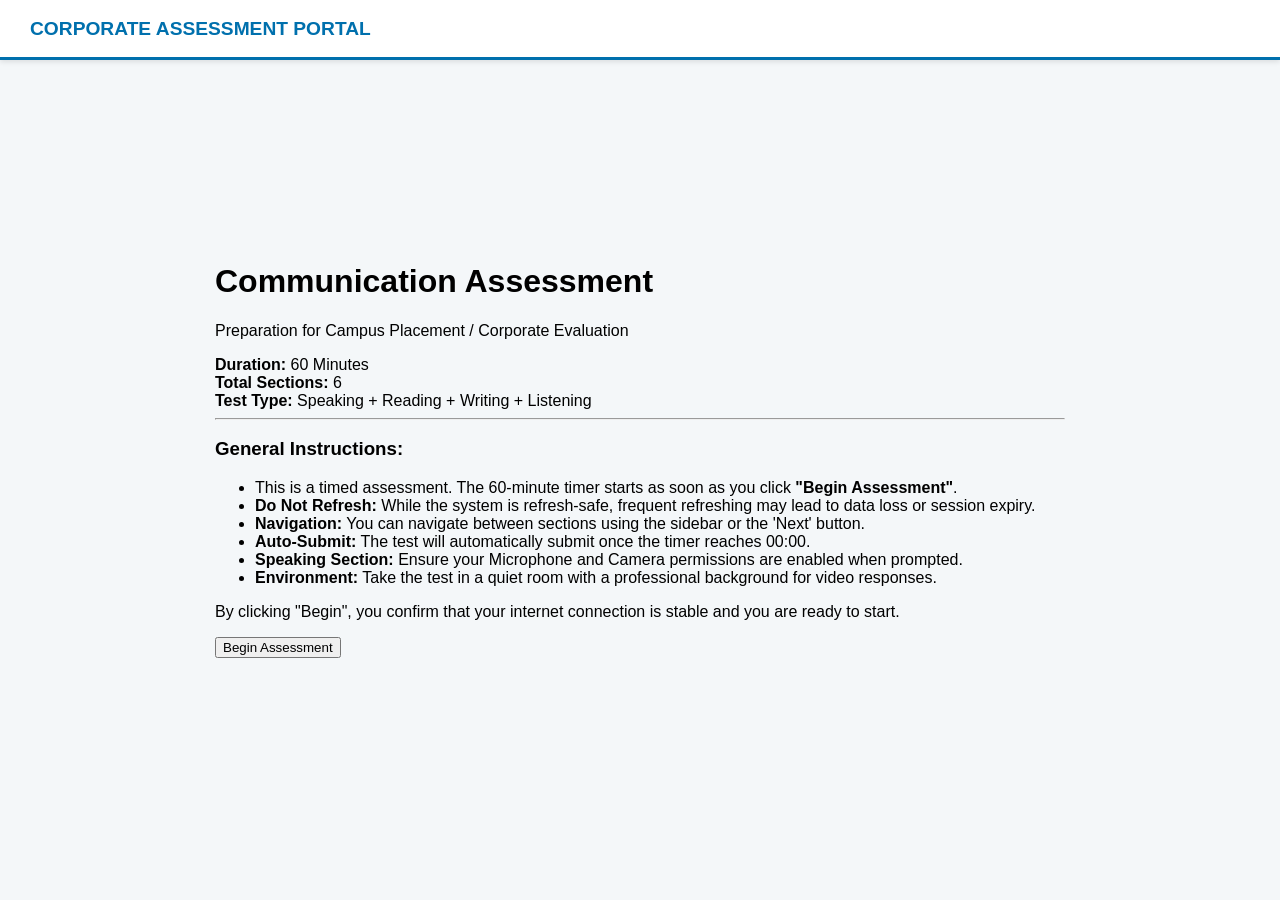
<file: index.html>
<!DOCTYPE html>
<html lang="en">
<head>
    <meta charset="UTF-8">
    <meta name="viewport" content="width=device-width, initial-scale=1.0">
    <title>Assessment Login | Communication Test</title>
    <link rel="stylesheet" href="css/style.css">
</head>
<body class="bg-light">

    <!-- Header -->
    <header class="main-header">
        <div class="container-fluid">
            <span class="brand">CORPORATE ASSESSMENT PORTAL</span>
        </div>
    </header>

    <main class="container">
        <div class="instruction-card">
            <div class="card-header">
                <h1>Communication Assessment</h1>
                <p class="subtitle">Preparation for Campus Placement / Corporate Evaluation</p>
            </div>

            <div class="card-body">
                <section class="test-details">
                    <div class="detail-item"><strong>Duration:</strong> 60 Minutes</div>
                    <div class="detail-item"><strong>Total Sections:</strong> 6</div>
                    <div class="detail-item"><strong>Test Type:</strong> Speaking + Reading + Writing + Listening</div>
                </section>

                <hr>

                <h3>General Instructions:</h3>
                <ul class="instruction-list">
                    <li>This is a timed assessment. The 60-minute timer starts as soon as you click <strong>"Begin Assessment"</strong>.</li>
                    <li><strong>Do Not Refresh:</strong> While the system is refresh-safe, frequent refreshing may lead to data loss or session expiry.</li>
                    <li><strong>Navigation:</strong> You can navigate between sections using the sidebar or the 'Next' button.</li>
                    <li><strong>Auto-Submit:</strong> The test will automatically submit once the timer reaches 00:00.</li>
                    <li><strong>Speaking Section:</strong> Ensure your Microphone and Camera permissions are enabled when prompted.</li>
                    <li><strong>Environment:</strong> Take the test in a quiet room with a professional background for video responses.</li>
                </ul>

                <div class="system-check">
                    <p>By clicking "Begin", you confirm that your internet connection is stable and you are ready to start.</p>
                </div>
            </div>

            <div class="card-footer">
                <button id="start-btn" class="btn-primary-lg" onclick="startAssessment()">Begin Assessment</button>
            </div>
        </div>
    </main>

    <script>
        function startAssessment() {
            // Clear any previous test sessions
            localStorage.clear();
            // Redirect to the test environment
            window.location.href = 'test.html';
        }
    </script>
</body>
</html>
</file>
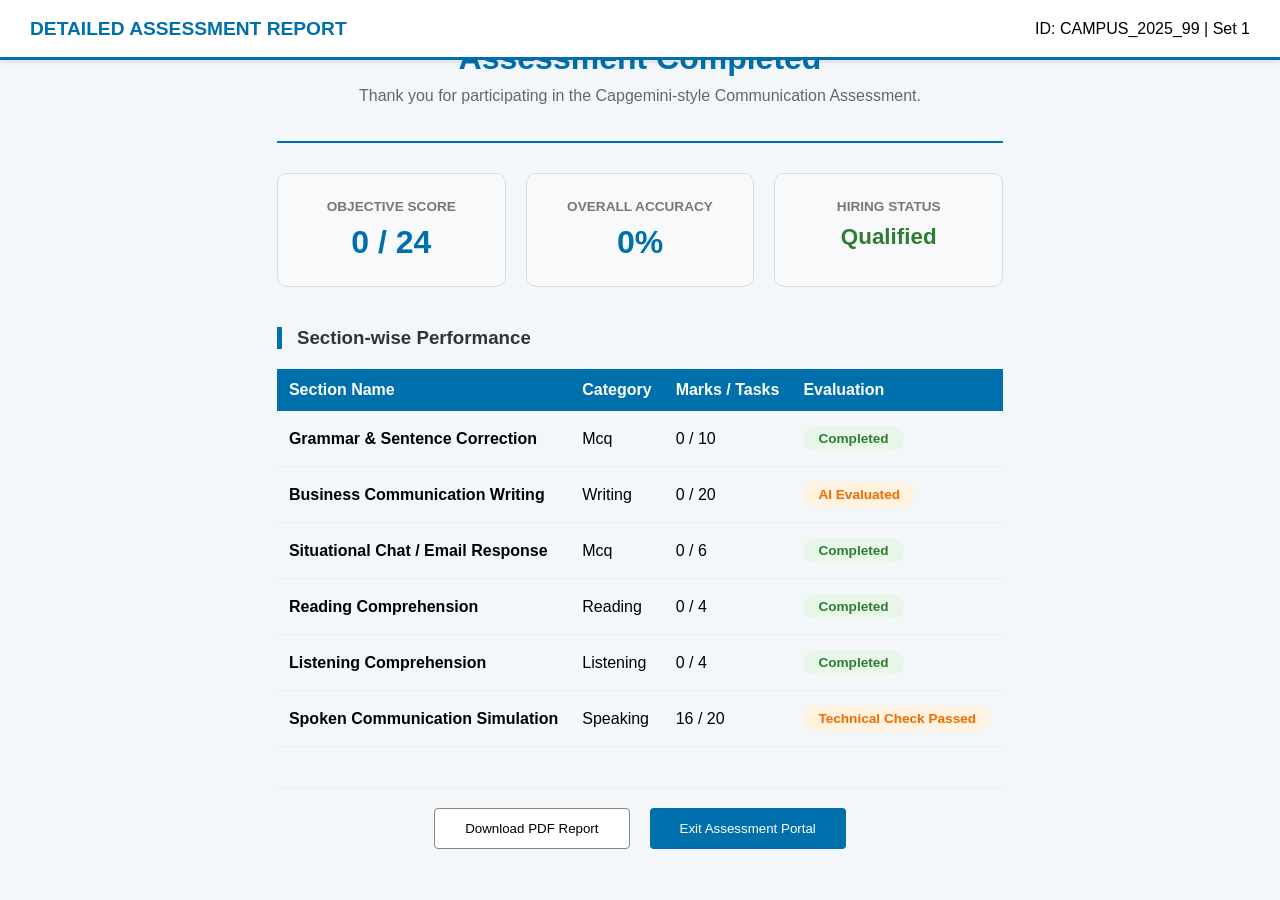
<file: result.html>
<!DOCTYPE html>
<html lang="en">
<head>
    <meta charset="UTF-8">
    <meta name="viewport" content="width=device-width, initial-scale=1.0">
    <title>Assessment Report | Communication Test Portal</title>
    <!-- Linking to the updated style.css for professional corporate UI -->
    <link rel="stylesheet" href="css/style.css">
    <style>
        /* Specific Result Page tweaks to ensure the card looks centered */
        .result-wrapper {
            max-width: 1000px;
            margin: 40px auto;
            padding: 0 20px;
        }
        .status-badge {
            display: inline-block;
            padding: 5px 15px;
            border-radius: 20px;
            font-size: 0.85rem;
            font-weight: bold;
        }
        .status-success { background: #e8f5e9; color: #2e7d32; }
        .status-pending { background: #fff3e0; color: #ef6c00; }
    </style>
</head>
<body class="bg-light">

    <!-- Professional Fixed Header -->
    <header class="main-header">
        <div class="brand">DETAILED ASSESSMENT REPORT</div>
        <div class="test-info">ID: CAMPUS_2025_99 | Set 1</div>
    </header>

    <main class="result-wrapper">
        <div class="result-card">
            <!-- Header Section -->
            <div class="result-header" style="text-align: center; border-bottom: 2px solid var(--primary); padding-bottom: 20px; margin-bottom: 30px;">
                <h1 style="margin: 0; color: var(--primary);">Assessment Completed</h1>
                <p style="color: #666; margin-top: 10px;">Thank you for participating in the Capgemini-style Communication Assessment.</p>
            </div>

            <!-- Top Level Statistics (Stat Boxes) -->
            <div class="score-summary-grid" style="display: grid; grid-template-columns: repeat(3, 1fr); gap: 20px; margin-bottom: 40px;">
                <div class="stat-box" style="background: #f8f9fa; padding: 25px; border-radius: 10px; text-align: center; border: 1px solid #ddd;">
                    <h3 style="margin: 0; font-size: 0.85rem; color: #777; text-transform: uppercase;">Objective Score</h3>
                    <p id="obj-score-val" style="margin: 10px 0 0; font-size: 2rem; font-weight: bold; color: var(--primary);">0 / 0</p>
                </div>
                
                <div class="stat-box" style="background: #f8f9fa; padding: 25px; border-radius: 10px; text-align: center; border: 1px solid #ddd;">
                    <h3 style="margin: 0; font-size: 0.85rem; color: #777; text-transform: uppercase;">Overall Accuracy</h3>
                    <p id="accuracy-val" style="margin: 10px 0 0; font-size: 2rem; font-weight: bold; color: var(--primary);">0%</p>
                </div>

                <div class="stat-box" style="background: #f8f9fa; padding: 25px; border-radius: 10px; text-align: center; border: 1px solid #ddd;">
                    <h3 style="margin: 0; font-size: 0.85rem; color: #777; text-transform: uppercase;">Hiring Status</h3>
                    <p id="hiring-status" style="margin: 10px 0 0; font-size: 1.4rem; font-weight: bold; color: #2e7d32;">Qualified</p>
                </div>
            </div>

            <!-- Sectional Breakdown Table -->
            <h3 style="margin-bottom: 20px; color: #333; border-left: 5px solid var(--primary); padding-left: 15px;">Section-wise Performance</h3>
            <table class="result-table" style="width: 100%; border-collapse: collapse;">
                <thead>
                    <tr style="background: var(--primary); color: white;">
                        <th style="padding: 12px; text-align: left;">Section Name</th>
                        <th style="padding: 12px; text-align: left;">Category</th>
                        <th style="padding: 12px; text-align: left;">Marks / Tasks</th>
                        <th style="padding: 12px; text-align: left;">Evaluation</th>
                    </tr>
                </thead>
                <tbody id="result-table-body">
                    <!-- Data will be injected here by scoring.js -->
                </tbody>
            </table>

            <!-- Footer Actions -->
            <div class="card-footer" style="margin-top: 40px; padding-top: 20px; border-top: 1px solid #eee; display: flex; justify-content: center; gap: 20px;">
                <button onclick="window.print()" class="outline-btn" style="padding: 12px 30px; cursor: pointer;">Download PDF Report</button>
                <button onclick="exitPortal()" class="primary-btn" style="padding: 12px 30px; cursor: pointer;">Exit Assessment Portal</button>
            </div>
        </div>
    </main>

    <!-- Essential Scripts -->
    <script src="js/data.js"></script>
    <script src="js/storage.js"></script>
    <script src="js/scoring.js"></script>
    
    <script>
        window.onload = function() {
            const setId = 'set1';
            
            // 1. Run the Evaluation Logic from scoring.js
            const results = Scoring.evaluate(setId);

            // 2. Update the Objective Score Stat Box
            document.getElementById('obj-score-val').innerText = `${results.objectiveScore} / ${results.totalObjective}`;
            
            // 3. Calculate and Update Accuracy Percentage
            const accuracy = results.totalObjective > 0 
                ? Math.round((results.objectiveScore / results.totalObjective) * 100) 
                : 0;
            document.getElementById('accuracy-val').innerText = `${accuracy}%`;

            // 4. Populate the Table
            const tbody = document.getElementById('result-table-body');
            tbody.innerHTML = ''; // Clear existing

            results.sectionBreakdown.forEach(sec => {
                // Determine evaluation remark styling
                const isManual = (sec.type === 'writing' || sec.type === 'speaking');
                const statusClass = isManual ? 'status-pending' : 'status-success';
                const statusText = sec.remarks || 'Completed';

                const row = `
                    <tr style="border-bottom: 1px solid #eee;">
                        <td style="padding: 15px 12px; font-weight: 600;">${sec.title}</td>
                        <td style="padding: 15px 12px; text-transform: capitalize;">${sec.type}</td>
                        <td style="padding: 15px 12px;">${sec.score} / ${sec.total}</td>
                        <td style="padding: 15px 12px;">
                            <span class="status-badge ${statusClass}">${statusText}</span>
                        </td>
                    </tr>
                `;
                tbody.innerHTML += row;
            });
        };

        function exitPortal() {
            if(confirm("Are you sure you want to exit? Your session data will be cleared.")) {
                localStorage.clear();
                window.location.href = 'index.html';
            }
        }
    </script>
</body>
</html>
</file>
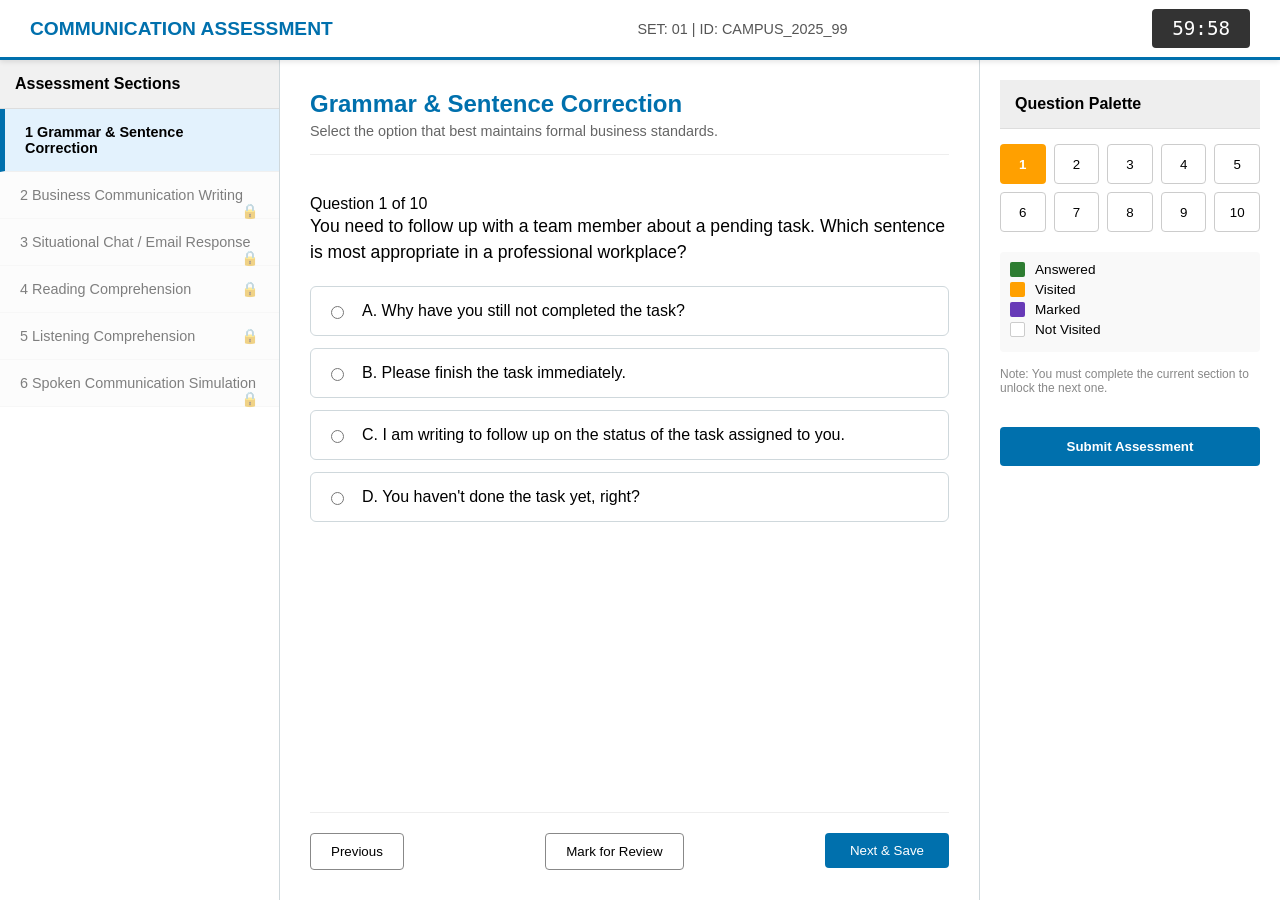
<file: test.html>
<!DOCTYPE html>
<html lang="en">
<head>
    <meta charset="UTF-8">
    <meta name="viewport" content="width=device-width, initial-scale=1.0">
    <title>Assessment Environment | Communication Test Portal</title>
    <!-- Linking to updated style.css -->
    <link rel="stylesheet" href="css/style.css">
    <style>
        /* Extra structural fixes to ensure absolute grid stability */
        .palette-legend {
            margin-top: 20px;
            padding: 10px;
            background: #f9f9f9;
            border-radius: 4px;
            font-size: 0.85rem;
        }
        .legend-item {
            display: flex;
            align-items: center;
            margin-bottom: 5px;
        }
        .legend-box {
            width: 15px;
            height: 15px;
            margin-right: 10px;
            border-radius: 2px;
        }
        .btn-block-submit {
            width: 100%;
            padding: 12px;
            background: var(--primary);
            color: white;
            border: none;
            border-radius: 4px;
            font-weight: bold;
            cursor: pointer;
            margin-top: 20px;
        }
        .btn-block-submit:hover {
            background: var(--dark);
        }
    </style>
</head>
<body class="test-page">

    <!-- Professional Fixed Header -->
    <header class="main-header">
        <div class="brand">COMMUNICATION ASSESSMENT</div>
        <div class="test-info" style="font-size: 0.9rem; color: #555;">
            <span class="set-label">SET: 01</span> | 
            <span class="candidate-name">ID: CAMPUS_2025_99</span>
        </div>
        <div id="timer-display" class="timer-box">60:00</div>
    </header>

    <!-- Main 3-Column Test Interface -->
    <div class="test-env-container">
        
        <!-- COLUMN 1: Sidebar Section Navigation -->
        <aside class="section-sidebar">
            <div class="sidebar-title" style="padding: 15px; background: #f1f1f1; font-weight: bold; border-bottom: 1px solid #ddd;">
                Assessment Sections
            </div>
            <nav id="section-nav-list">
                <!-- Sections rendered dynamically by App.renderSectionNav() -->
            </nav>
        </aside>

        <!-- COLUMN 2: Main Question Content Area -->
        <main class="question-main">
            <div id="section-header-info" style="border-bottom: 1px solid #eee; padding-bottom: 15px; margin-bottom: 20px;">
                <h2 id="current-section-title" style="margin: 0; color: var(--primary);">Section Title</h2>
                <p id="current-section-desc" style="margin: 5px 0 0; color: #666; font-size: 0.9rem;">Section Description</p>
            </div>

            <!-- Dynamic Area for MCQs, Writing, Listening, Speaking -->
            <div id="question-display-area" class="question-display-area" style="flex-grow: 1;">
                <!-- Content rendered dynamically by App.renderQuestion() -->
            </div>

            <!-- Sticky Footer for Navigation Actions -->
            <footer class="test-footer">
                <button id="prev-btn" class="outline-btn">Previous</button>
                
                <div class="footer-center">
                    <button id="mark-review-btn" class="outline-btn">Mark for Review</button>
                </div>
                
                <div class="footer-right">
                    <button id="next-btn" class="primary-btn">Next & Save</button>
                    <!-- Final Submit only appears on the very last question of the last section -->
                    <button id="submit-btn" class="primary-btn btn-submit hidden" onclick="App.confirmSubmit()">Final Submit</button>
                </div>
            </footer>
        </main>

        <!-- COLUMN 3: Question Palette & Status -->
        <aside class="palette-sidebar">
            <div class="sidebar-title" style="padding: 15px; font-weight: bold; border-bottom: 1px solid #ddd;">
                Question Palette
            </div>
            
            <div id="palette-grid" class="palette-grid">
                <!-- Numbers 1, 2, 3... rendered dynamically by App.renderPalette() -->
            </div>
            
            <div class="palette-legend">
                <div class="legend-item"><span class="legend-box" style="background: var(--success);"></span> Answered</div>
                <div class="legend-item"><span class="legend-box" style="background: #ffa000;"></span> Visited</div>
                <div class="legend-item"><span class="legend-box" style="background: var(--marked);"></span> Marked</div>
                <div class="legend-item"><span class="legend-box" style="background: #fff; border: 1px solid #ccc;"></span> Not Visited</div>
            </div>

            <div class="sidebar-footer">
                <p style="font-size: 0.75rem; color: #888; margin-top: 15px;">
                    Note: You must complete the current section to unlock the next one.
                </p>
                <button onclick="App.confirmSubmit()" class="btn-block-submit">Submit Assessment</button>
            </div>
        </aside>
    </div>

    <!-- Confirmation Modal -->
    <div id="submit-modal" class="modal hidden">
        <div class="modal-content">
            <h3 style="color: var(--primary);">Confirm Submission</h3>
            <p>Are you sure you want to end the assessment? Please review your answers before final submission.</p>
            <div class="modal-actions" style="margin-top: 20px; display: flex; justify-content: center; gap: 15px;">
                <button onclick="App.closeModal()" class="outline-btn">Go Back</button>
                <button onclick="App.submitTest()" class="primary-btn">Submit Now</button>
            </div>
        </div>
    </div>

    <!-- Application Logic Scripts -->
    <script src="js/data.js"></script>
    <script src="js/storage.js"></script>
    <script src="js/timer.js"></script>
    <script src="js/recorder.js"></script>
    <script src="js/app.js"></script>
    <script src="js/scoring.js"></script>

</body>
</html>
</file>
<file: css/style.css>
/* Core Layout Reset */ 
:root { 
    --primary: #0070ad; 
    --dark: #004a73; 
    --bg: #f4f7f9; 
    --border: #cfd8dc; 
    --success: #2e7d32; 
    --marked: #673ab7; 
} 
 
* { box-sizing: border-box; } 
body { margin: 0; font-family: 'Segoe UI', sans-serif; background: var(--bg); overflow: hidden; } 
 
/* 1. Header */ 
.main-header { 
    height: 60px; background: white; padding: 0 30px; 
    display: flex; justify-content: space-between; align-items: center; 
    border-bottom: 3px solid var(--primary); box-shadow: 0 2px 5px rgba(0,0,0,0.1); 
    position: fixed; width: 100%; top: 0; z-index: 100; 
} 
.brand { font-weight: bold; color: var(--primary); font-size: 1.2rem; } 
.timer-box { background: #333; color: white; padding: 8px 20px; border-radius: 4px; font-family: monospace; font-size: 1.2rem; } 
 
/* 2. Main 3-Column Container */ 
.test-env-container { 
    display: grid; 
    grid-template-columns: 280px 1fr 300px; /* Force 3 columns */ 
    margin-top: 60px; 
    height: calc(100vh - 60px); 
} 
 
/* 3. Left Sidebar (Sections) */ 
.section-sidebar { 
    background: white; border-right: 1px solid var(--border); 
    overflow-y: auto; display: flex; flex-direction: column; 
} 
.sidebar-title { padding: 15px; font-weight: bold; background: #eee; border-bottom: 1px solid var(--border); } 
.section-nav-item { 
    padding: 15px 20px; border-bottom: 1px solid #f0f0f0; cursor: pointer; 
    font-size: 0.9rem; position: relative; 
} 
.section-nav-item.active { background: #e3f2fd; border-left: 5px solid var(--primary); font-weight: bold; } 
.section-nav-item.locked { opacity: 0.5; background: #fafafa; cursor: not-allowed; } 
 
/* 4. Middle Area (Questions) */ 
.question-main { 
    background: white; padding: 30px; overflow-y: auto; 
    display: flex; flex-direction: column; border-right: 1px solid var(--border); 
} 
.question-block { margin-top: 20px; } 
.q-text { font-size: 1.2rem; margin-bottom: 25px; line-height: 1.5; font-weight: 500; } 
 
/* Vertical MCQ Options */ 
.options-container { display: flex; flex-direction: column; gap: 12px; } 
.option-row { 
    display: flex; align-items: center; padding: 15px; 
    border: 1px solid var(--border); border-radius: 6px; cursor: pointer; 
} 
.option-row:hover { background: #f0f7ff; border-color: var(--primary); } 
.option-row.selected { background: #e3f2fd; border: 2px solid var(--primary); } 
.opt-text { margin-left: 15px; } 
 
/* 5. Right Sidebar (Palette) */ 
.palette-sidebar { background: white; padding: 20px; overflow-y: auto; } 
.palette-grid { 
    display: grid; grid-template-columns: repeat(5, 1fr); gap: 8px; margin: 15px 0; 
} 
.palette-item { 
    height: 40px; border: 1px solid #ccc; background: white; 
    display: flex; align-items: center; justify-content: center; cursor: pointer; border-radius: 4px; 
} 
.palette-item.current { border: 2px solid var(--primary); font-weight: bold; } 
.palette-item.answered { background: var(--success) !important; color: white; border: none; } 
.palette-item.marked { background: var(--marked) !important; color: white; border: none; } 
.palette-item.visited { background: #ffa000 !important; color: white; border: none; } 
 
/* Footer Buttons */ 
.test-footer { 
    margin-top: auto; padding-top: 20px; border-top: 1px solid #eee; 
    display: flex; justify-content: space-between; 
} 
.primary-btn { background: var(--primary); color: white; border: none; padding: 10px 25px; border-radius: 4px; cursor: pointer; } 
.outline-btn { background: white; border: 1px solid #888; padding: 10px 20px; border-radius: 4px; cursor: pointer; } 
.hidden { display: none !important; }


/* Instruction Page - Center the Assessment Card */
body.bg-light {
    min-height: 100vh;
    margin: 0;
    display: flex;
    flex-direction: column;
    overflow: auto;
}

body.bg-light main.container {
    flex: 1;
    display: flex;
    justify-content: center;
    align-items: center;
    padding: 30px 20px;
}

body.bg-light .instruction-card {
    width: 100%;
    max-width: 850px;
}
</file>
